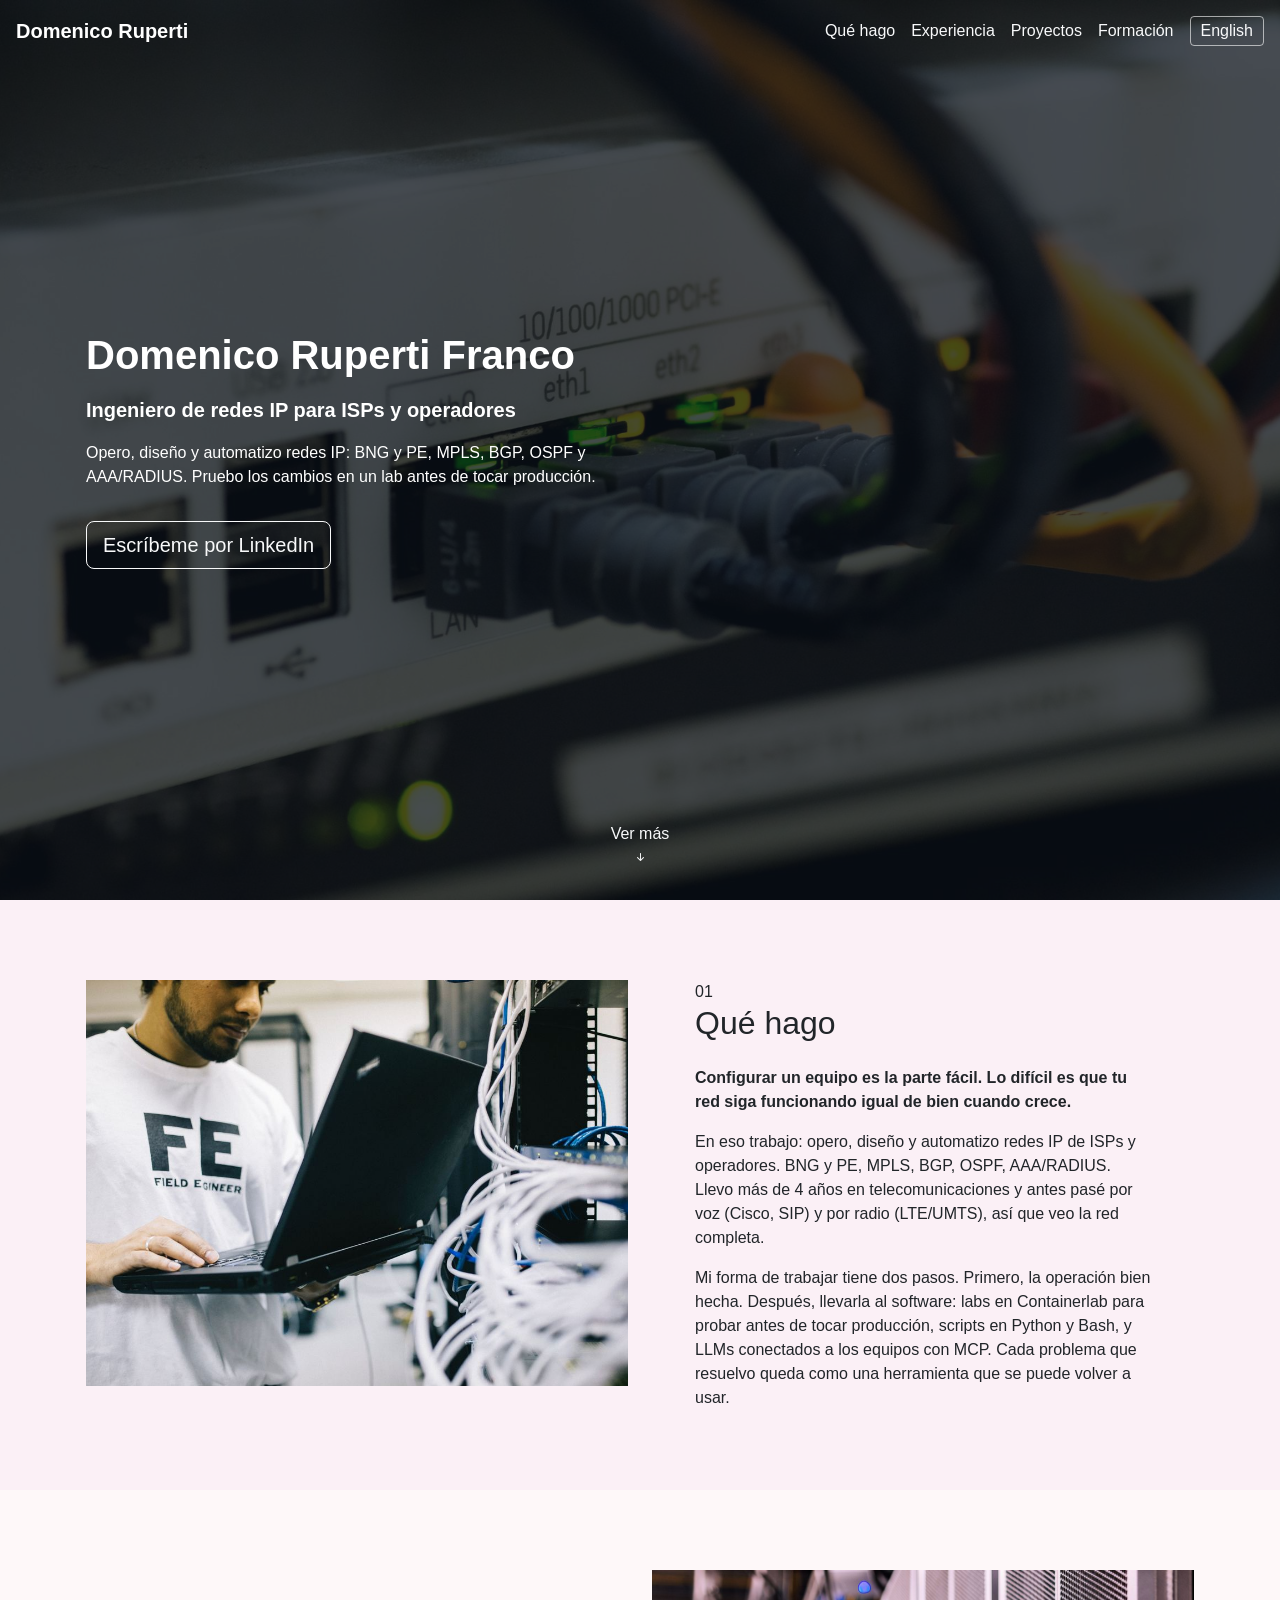
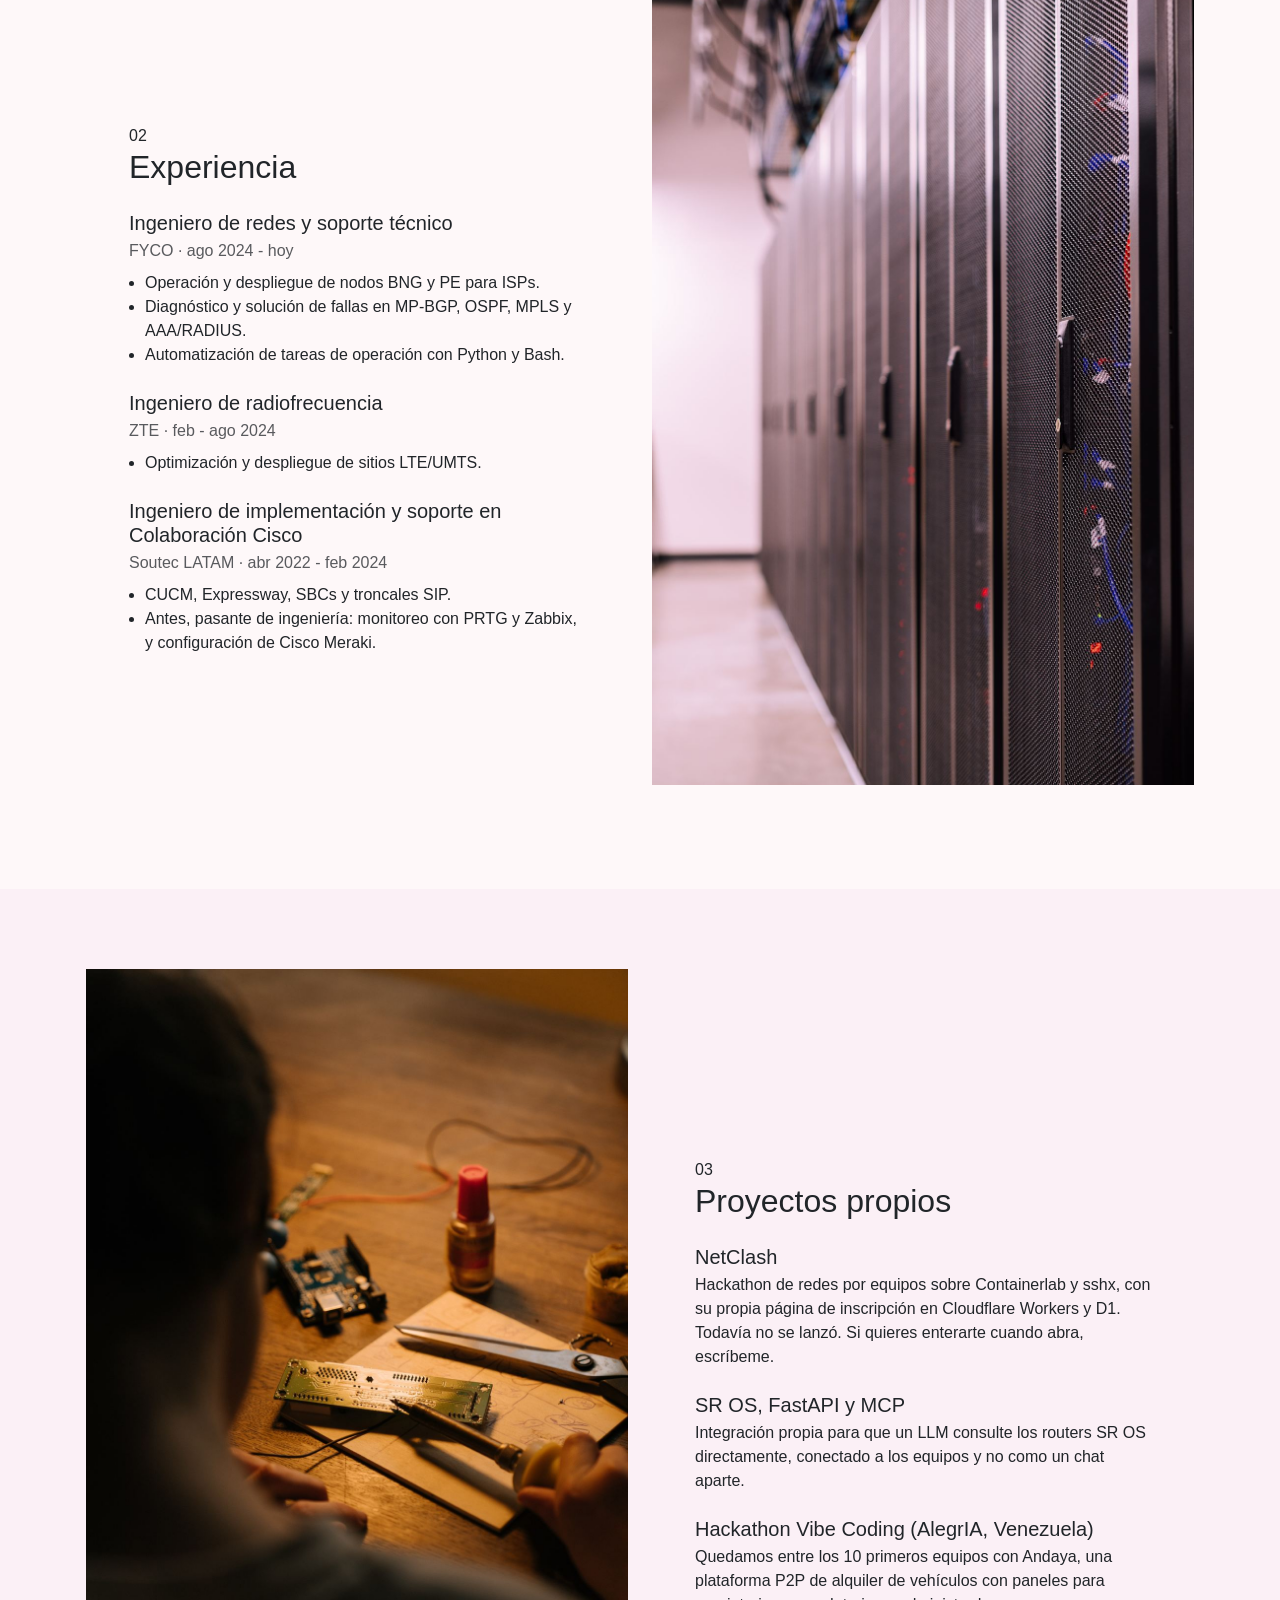
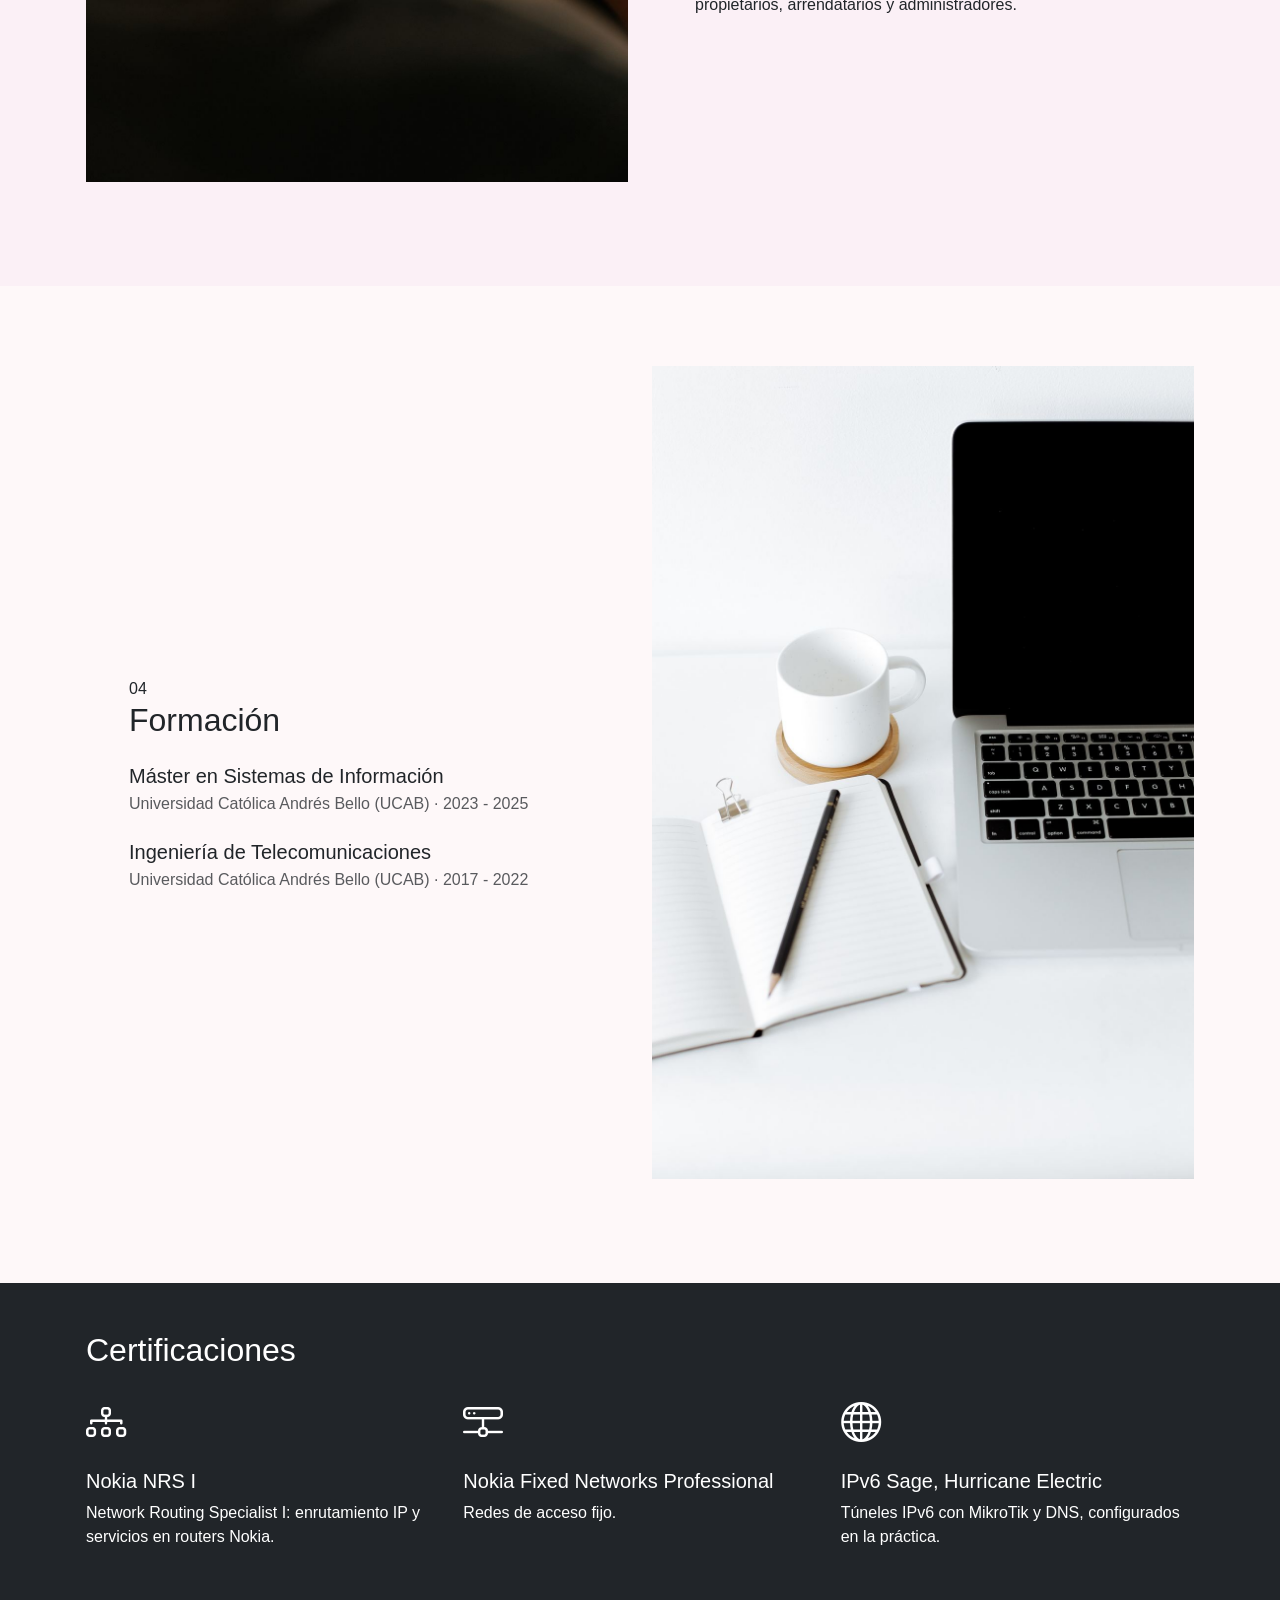
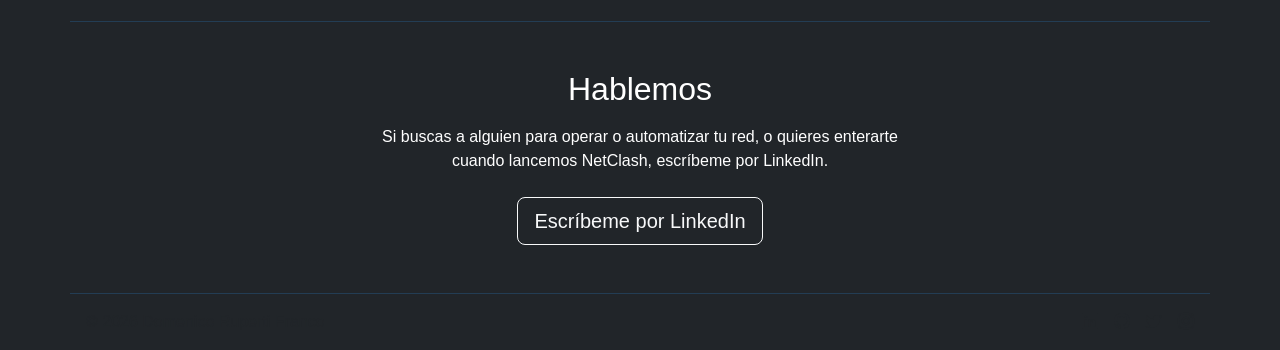
<file: index.html>
<!DOCTYPE html>
<html lang="es">

<head>
    <meta charset="UTF-8">
    <meta name="viewport" content="width=device-width, initial-scale=1.0">
    <title>Domenico Ruperti Franco | Ingeniero de redes IP</title>
    <meta name="description"
        content="Ingeniero de redes IP para ISPs y operadores: BNG, MPLS, BGP, automatización con Python y Bash, labs en Containerlab y LLMs conectados a los equipos con MCP.">

    <meta property="og:type" content="website">
    <meta property="og:title" content="Domenico Ruperti Franco | Ingeniero de redes IP">
    <meta property="og:description"
        content="Opero, diseño y automatizo redes IP de ISPs y operadores: BNG y PE, MPLS, BGP, OSPF y AAA/RADIUS.">
    <meta property="og:url" content="https://drupertifranco.github.io/web-domenico.github.io/">
    <meta property="og:image" content="https://drupertifranco.github.io/web-domenico.github.io/img/pexels-pixabay-159304.jpg">
    <meta property="og:locale" content="es_VE">

    <link rel="alternate" hreflang="es" href="https://drupertifranco.github.io/web-domenico.github.io/">
    <link rel="alternate" hreflang="en" href="https://drupertifranco.github.io/web-domenico.github.io/en/">

    <link rel="icon" type="image/png" href="img/Negro.png">

    <!--BOOTSTRAP-->
    <!-- Bootstrap Stylesheet -->
    <link href="https://cdn.jsdelivr.net/npm/bootstrap@5.1.3/dist/css/bootstrap.min.css" rel="stylesheet"
        integrity="sha384-1BmE4kWBq78iYhFldvKuhfTAU6auU8tT94WrHftjDbrCEXSU1oBoqyl2QvZ6jIW3" crossorigin="anonymous">

    <!--CUSTOM CSS-->
    <link rel="stylesheet" href="css/main.css">

    <!-- Bootstrap Icons-->
    <link rel="stylesheet" href="https://cdn.jsdelivr.net/npm/bootstrap-icons@1.7.1/font/bootstrap-icons.css">

</head>

<body>

    <!--Header Start-->
    <header class="header p-3 position-absolute start-0 top-0 end-0">
        <div class="d-flex justify-content-between align-items-center">
            <a href="./" class="text-decoration-none text-white fs-5 fw-bold">Domenico Ruperti</a>
            <nav class="header__nav d-flex align-items-center gap-3">
                <a href="#que-hago" class="d-none d-md-inline">Qué hago</a>
                <a href="#experiencia" class="d-none d-md-inline">Experiencia</a>
                <a href="#proyectos" class="d-none d-md-inline">Proyectos</a>
                <a href="#formacion" class="d-none d-md-inline">Formación</a>
                <a href="en/" lang="en" hreflang="en" class="header__lang">English</a>
            </nav>
        </div>
    </header>
    <!--Header End-->

    <!-- Hero Start -->
    <section class="hero">

        <img src="img/pexels-pixabay-159304.jpg" alt="" class="hero__image" width="1920" height="1280">
        <div class="hero__overlay"></div>

        <div class="hero__content h-100 container-custom position-relative">
            <div class="d-flex h-100 align-items-center hero__content-width">
                <div class="text-white">
                    <h1 class="hero__heading fw-bold mb-3">Domenico Ruperti Franco</h1>
                    <p class="lead fw-semibold mb-3">Ingeniero de redes IP para ISPs y operadores</p>
                    <p class="mb-4">Opero, diseño y automatizo redes IP: BNG y PE, MPLS, BGP, OSPF y AAA/RADIUS.
                        Pruebo los cambios en un lab antes de tocar producción.</p>
                    <a href="https://www.linkedin.com/in/druperti/"
                        class="mt-2 btn btn-lg btn-outline-light" role="button">Escríbeme por LinkedIn</a>
                </div>
            </div>
        </div>

        <a href="#que-hago" class="hero__scroll-btn">
            Ver más <i class="bi bi-arrow-down-short"></i>
        </a>

    </section>
    <!-- Hero End -->

    <!-- Qué hago Start -->
    <section class="steps container-custom" id="que-hago">

        <div class="row">
            <div class="col-12 col-sm-6 d-md-flex justify-content-md-center">
                <img src="img/pexels-field-engineer-442152.jpg" alt="Ingeniero revisando un rack de red con una laptop"
                    class="img-fluid pb-4 steps__section-thumbnail" width="553" height="369" loading="lazy">
            </div>

            <div class="col-12 col-sm-6 align-self-center">
                <div class="steps__content-width">
                    <span>01</span>
                    <h2 class="mb-4">Qué hago</h2>
                    <p class="mb-3 fw-semibold">Configurar un equipo es la parte fácil. Lo difícil es que tu red siga
                        funcionando igual de bien cuando crece.</p>
                    <p class="mb-3">En eso trabajo: opero, diseño y automatizo redes IP de ISPs y operadores. BNG y PE,
                        MPLS, BGP, OSPF, AAA/RADIUS. Llevo más de 4 años en telecomunicaciones y antes pasé por voz
                        (Cisco, SIP) y por radio (LTE/UMTS), así que veo la red completa.</p>
                    <p class="mb-0">Mi forma de trabajar tiene dos pasos. Primero, la operación bien hecha. Después,
                        llevarla al software: labs en Containerlab para probar antes de tocar producción, scripts en
                        Python y Bash, y LLMs conectados a los equipos con MCP. Cada problema que resuelvo queda como
                        una herramienta que se puede volver a usar.</p>
                </div>
            </div>
        </div>

    </section>
    <!-- Qué hago End -->

    <!-- Experiencia Start -->
    <section class="steps steps--background" id="experiencia">

        <div class="container-custom">

            <div class="row">
                <div class="col-12 col-sm-6 d-md-flex justify-content-md-center order-sm-1">
                    <img src="img/pexels-brett-sayles-5203849.jpg" alt="Pasillo de racks en un centro de datos"
                        class="img-fluid pb-4 steps__section-thumbnail" width="553" height="831" loading="lazy">
                </div>

                <div class="col-12 col-sm-6 align-self-center">
                    <div class="steps__content-width">
                        <span>02</span>
                        <h2 class="mb-4">Experiencia</h2>

                        <div class="mb-4">
                            <h3 class="h5 mb-1">Ingeniero de redes y soporte técnico</h3>
                            <p class="text-muted mb-2">FYCO · ago 2024 - hoy</p>
                            <ul class="ps-3 mb-0">
                                <li>Operación y despliegue de nodos BNG y PE para ISPs.</li>
                                <li>Diagnóstico y solución de fallas en MP-BGP, OSPF, MPLS y AAA/RADIUS.</li>
                                <li>Automatización de tareas de operación con Python y Bash.</li>
                            </ul>
                        </div>

                        <div class="mb-4">
                            <h3 class="h5 mb-1">Ingeniero de radiofrecuencia</h3>
                            <p class="text-muted mb-2">ZTE · feb - ago 2024</p>
                            <ul class="ps-3 mb-0">
                                <li>Optimización y despliegue de sitios LTE/UMTS.</li>
                            </ul>
                        </div>

                        <div>
                            <h3 class="h5 mb-1">Ingeniero de implementación y soporte en Colaboración Cisco</h3>
                            <p class="text-muted mb-2">Soutec LATAM · abr 2022 - feb 2024</p>
                            <ul class="ps-3 mb-0">
                                <li>CUCM, Expressway, SBCs y troncales SIP.</li>
                                <li>Antes, pasante de ingeniería: monitoreo con PRTG y Zabbix, y configuración de
                                    Cisco Meraki.</li>
                            </ul>
                        </div>
                    </div>
                </div>
            </div>

        </div>
    </section>
    <!-- Experiencia End -->

    <!-- Proyectos Start -->
    <section class="steps container-custom" id="proyectos">

        <div class="row">
            <div class="col-12 col-sm-6 d-md-flex justify-content-md-center">
                <img src="img/pexels-cottonbro-studio-4709388.jpg" alt="Manos soldando una placa electrónica"
                    class="img-fluid pb-4 steps__section-thumbnail" width="553" height="830" loading="lazy">
            </div>

            <div class="col-12 col-sm-6 align-self-center">
                <div class="steps__content-width">
                    <span>03</span>
                    <h2 class="mb-4">Proyectos propios</h2>

                    <h3 class="h5 mb-1">NetClash</h3>
                    <p class="mb-4">Hackathon de redes por equipos sobre Containerlab y sshx, con su propia página de
                        inscripción en Cloudflare Workers y D1. Todavía no se lanzó. Si quieres enterarte cuando abra,
                        escríbeme.</p>

                    <h3 class="h5 mb-1">SR OS, FastAPI y MCP</h3>
                    <p class="mb-4">Integración propia para que un LLM consulte los routers SR OS directamente,
                        conectado a los equipos y no como un chat aparte.</p>

                    <h3 class="h5 mb-1">Hackathon Vibe Coding (AlegrIA, Venezuela)</h3>
                    <p class="mb-0">Quedamos entre los 10 primeros equipos con Andaya, una plataforma P2P de alquiler
                        de vehículos con paneles para propietarios, arrendatarios y administradores.</p>
                </div>
            </div>
        </div>

    </section>
    <!-- Proyectos End -->

    <!-- Formación Start -->
    <section class="steps steps--background" id="formacion">

        <div class="container-custom">

            <div class="row">
                <div class="col-12 col-sm-6 d-md-flex justify-content-md-center order-sm-1">
                    <img src="img/pexels-ann-poan-5797903.jpg" alt="Cuaderno abierto junto a una laptop"
                        class="img-fluid pb-4 steps__section-thumbnail" width="553" height="830" loading="lazy">
                </div>

                <div class="col-12 col-sm-6 align-self-center">
                    <div class="steps__content-width">
                        <span>04</span>
                        <h2 class="mb-4">Formación</h2>

                        <h3 class="h5 mb-1">Máster en Sistemas de Información</h3>
                        <p class="text-muted mb-4">Universidad Católica Andrés Bello (UCAB) · 2023 - 2025</p>

                        <h3 class="h5 mb-1">Ingeniería de Telecomunicaciones</h3>
                        <p class="text-muted mb-0">Universidad Católica Andrés Bello (UCAB) · 2017 - 2022</p>
                    </div>
                </div>
            </div>

        </div>
    </section>
    <!-- Formación End -->

    <!-- Certificaciones Start -->
    <section class="bg-dark text-white py-4" id="certificaciones">
        <div class="container-custom my-4">
            <h2 class="mb-4">Certificaciones</h2>
            <div class="row">

                <div class="col-12 col-sm-4 mb-4">
                    <i class="bi bi-diagram-3 fs-1 d-block mb-3"></i>
                    <h3 class="h5">Nokia NRS I</h3>
                    <p class="mb-0">Network Routing Specialist I: enrutamiento IP y servicios en routers Nokia.</p>
                </div>

                <div class="col-12 col-sm-4 mb-4">
                    <i class="bi bi-hdd-network fs-1 d-block mb-3"></i>
                    <h3 class="h5">Nokia Fixed Networks Professional</h3>
                    <p class="mb-0">Redes de acceso fijo.</p>
                </div>

                <div class="col-12 col-sm-4 mb-4">
                    <i class="bi bi-globe fs-1 d-block mb-3"></i>
                    <h3 class="h5">IPv6 Sage, Hurricane Electric</h3>
                    <p class="mb-0">Túneles IPv6 con MikroTik y DNS, configurados en la práctica.</p>
                </div>

            </div>
        </div>
    </section>
    <!-- Certificaciones End -->

    <!-- Contacto Start -->
    <section class="bg-dark text-white pb-5" id="contacto">
        <div class="container-custom contact border-highlight pt-5 text-center">
            <h2 class="mb-3">Hablemos</h2>
            <p class="contact__text mx-auto mb-4">Si buscas a alguien para operar o automatizar tu red, o quieres
                enterarte cuando lancemos NetClash, escríbeme por LinkedIn.</p>
            <a href="https://www.linkedin.com/in/druperti/" class="btn btn-lg btn-outline-light"
                role="button">Escríbeme por LinkedIn</a>
        </div>
    </section>
    <!-- Contacto End -->

    <!-- Footer Start -->
    <footer class="footer bg-dark text-white">
        <div class="container-custom d-flex flex-column flex-sm-row gap-2 justify-content-between align-items-center py-3 border-highlight">
            <span class="text-muted">&copy; 2026 Domenico Ruperti Franco</span>

            <ul class="nav justify-content-end list-unstyled d-flex text-white mb-0">
                <li class="ms-3"><a class="text-muted" href="https://www.linkedin.com/in/druperti/"
                        aria-label="LinkedIn"><i class="bi bi-linkedin"></i></a></li>
                <li class="ms-3"><a class="text-muted" href="https://github.com/drupertifranco"
                        aria-label="GitHub"><i class="bi bi-github"></i></a></li>
                <li class="ms-3"><a class="text-muted" href="https://twitter.com/RupertiDomenico"
                        aria-label="X (Twitter)"><i class="bi bi-twitter"></i></a></li>
                <li class="ms-3"><a class="text-muted" href="https://www.instagram.com/domenico_ruperti/"
                        aria-label="Instagram"><i class="bi bi-instagram"></i></a></li>
            </ul>
        </div>
    </footer>
    <!-- Footer End -->

</body>

</html>
</file>
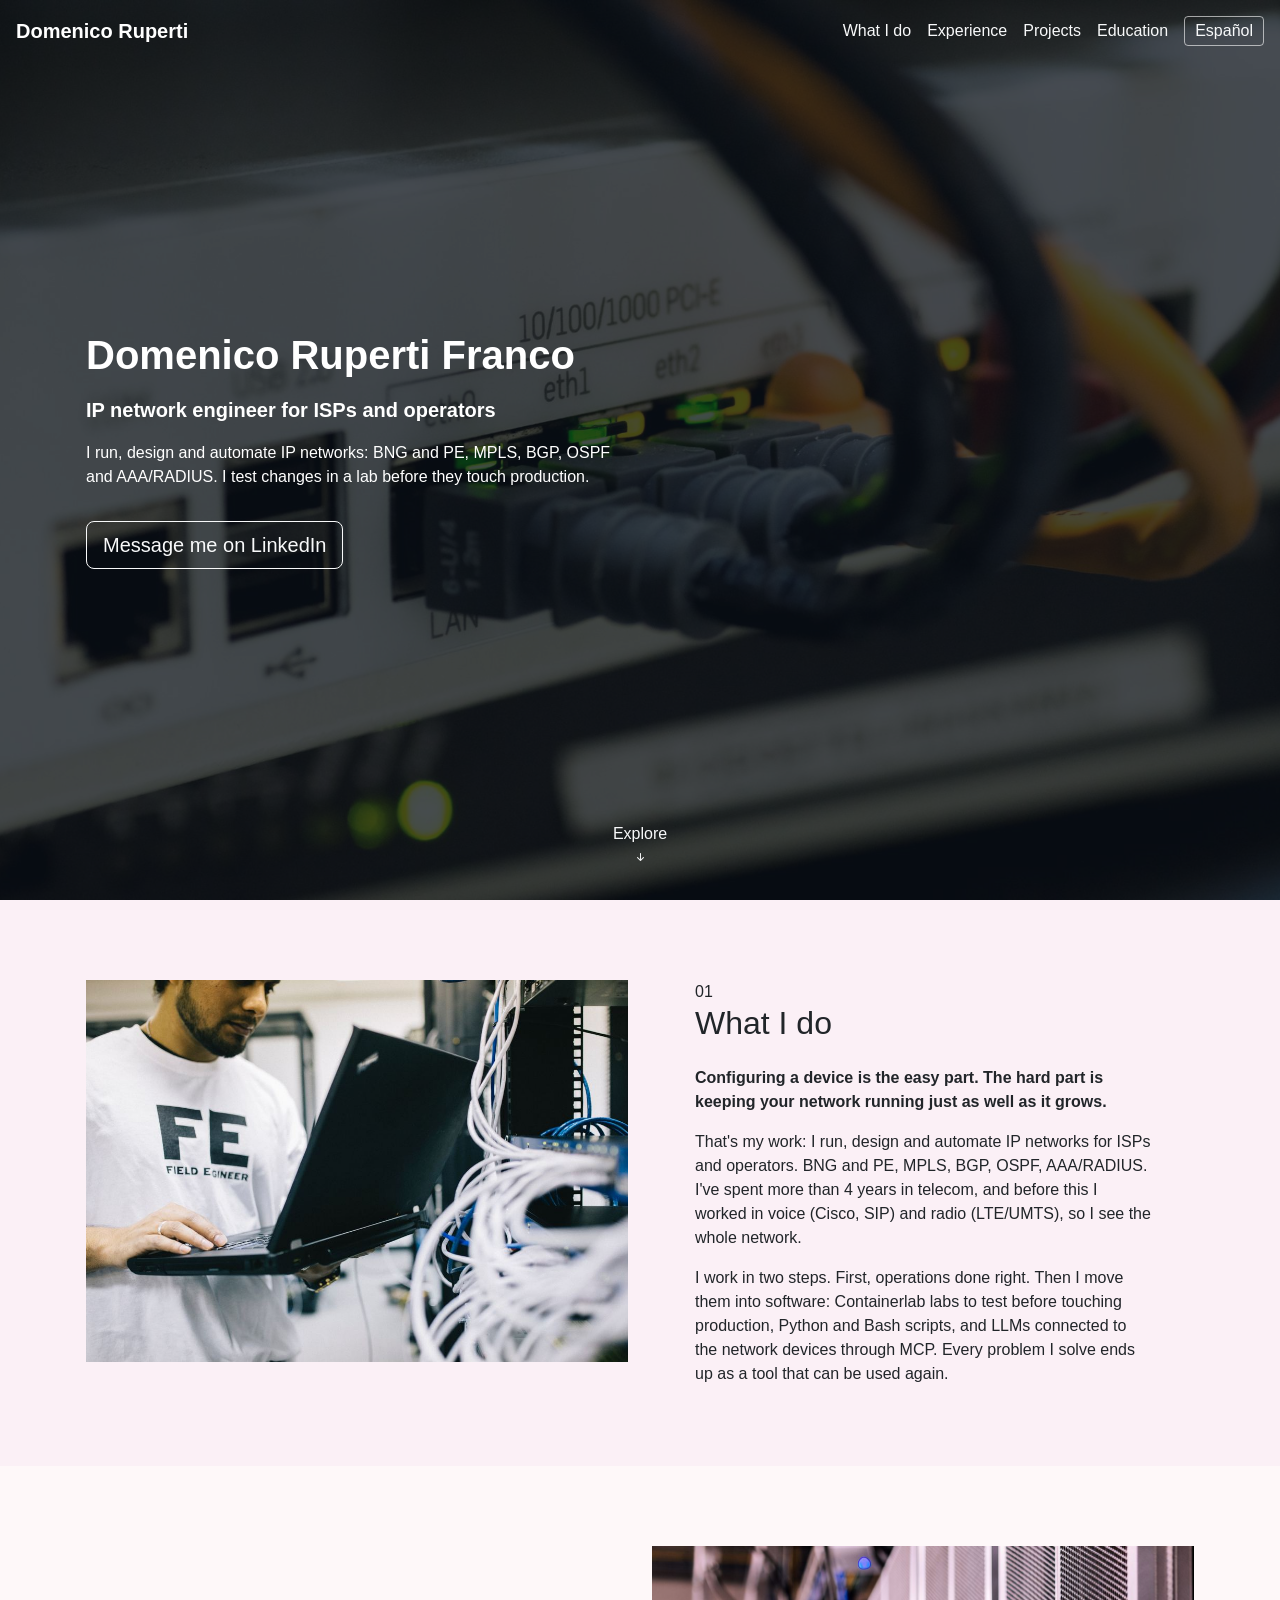
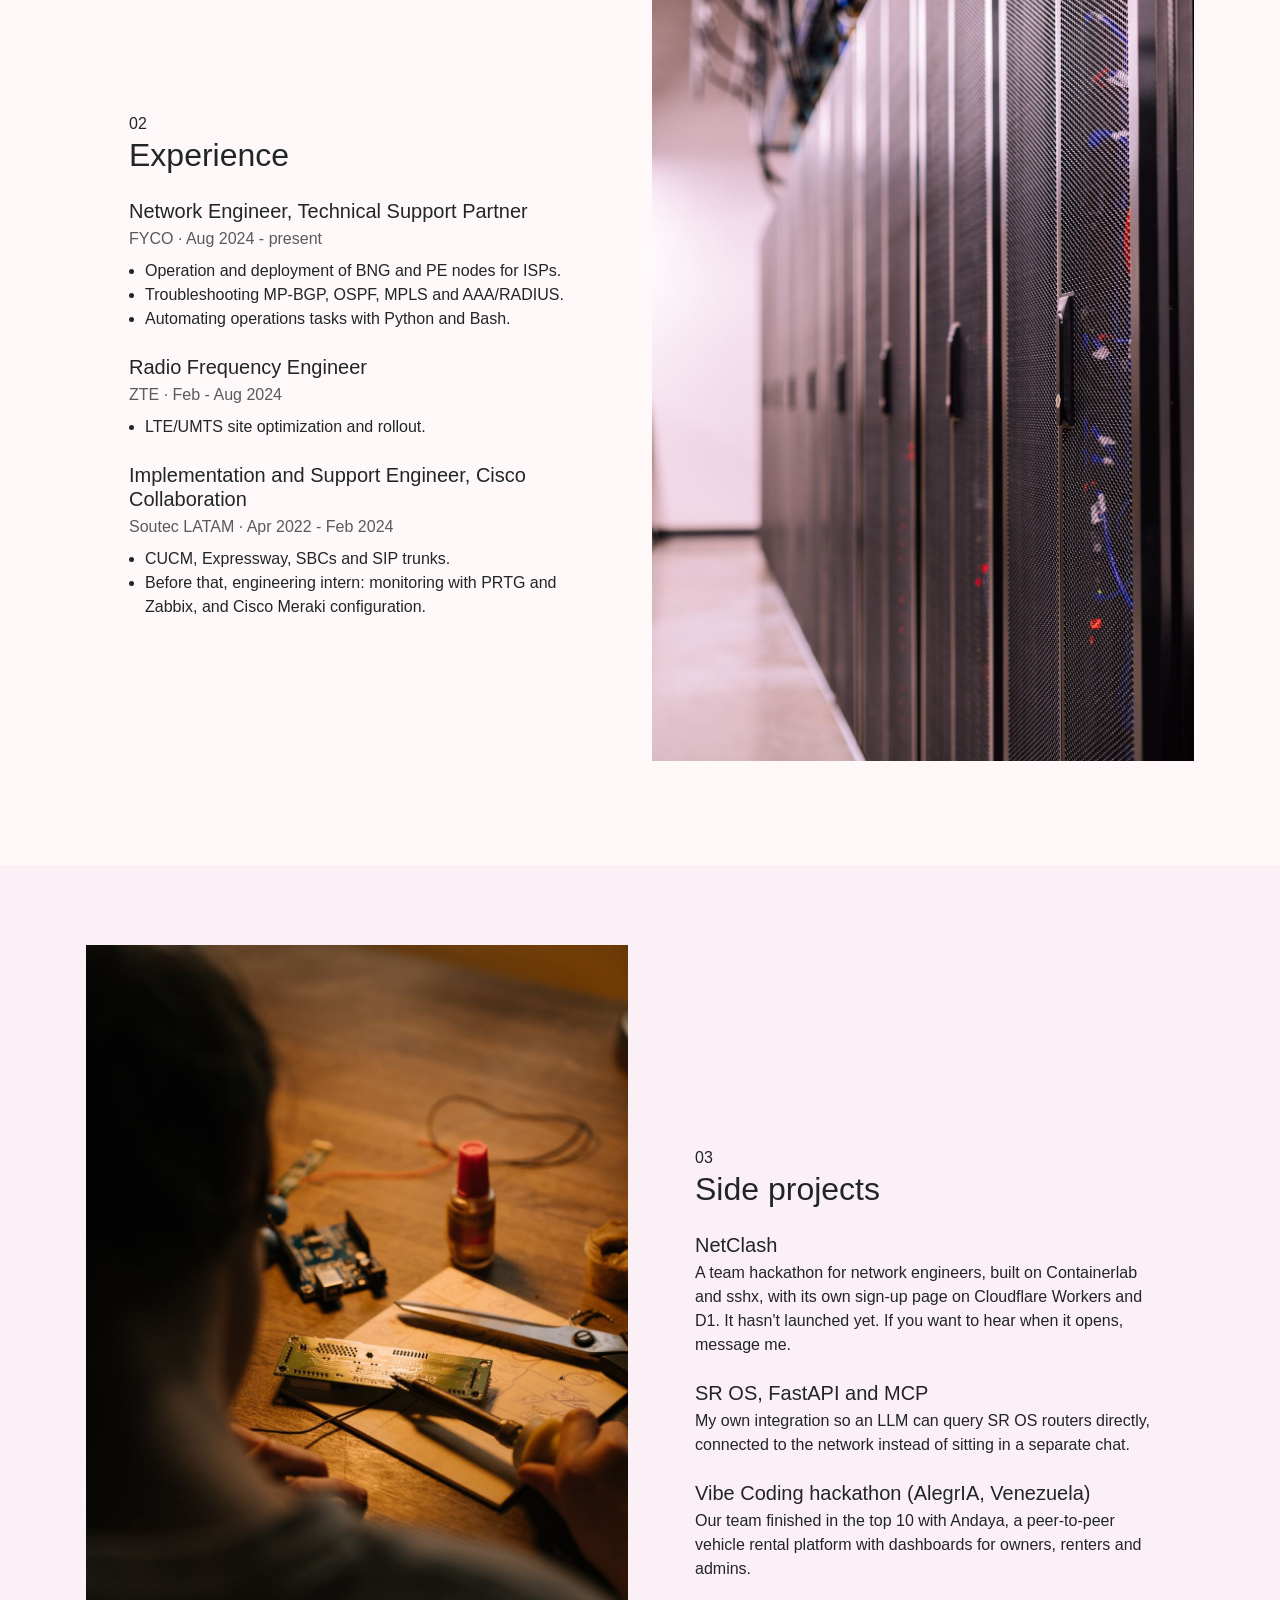
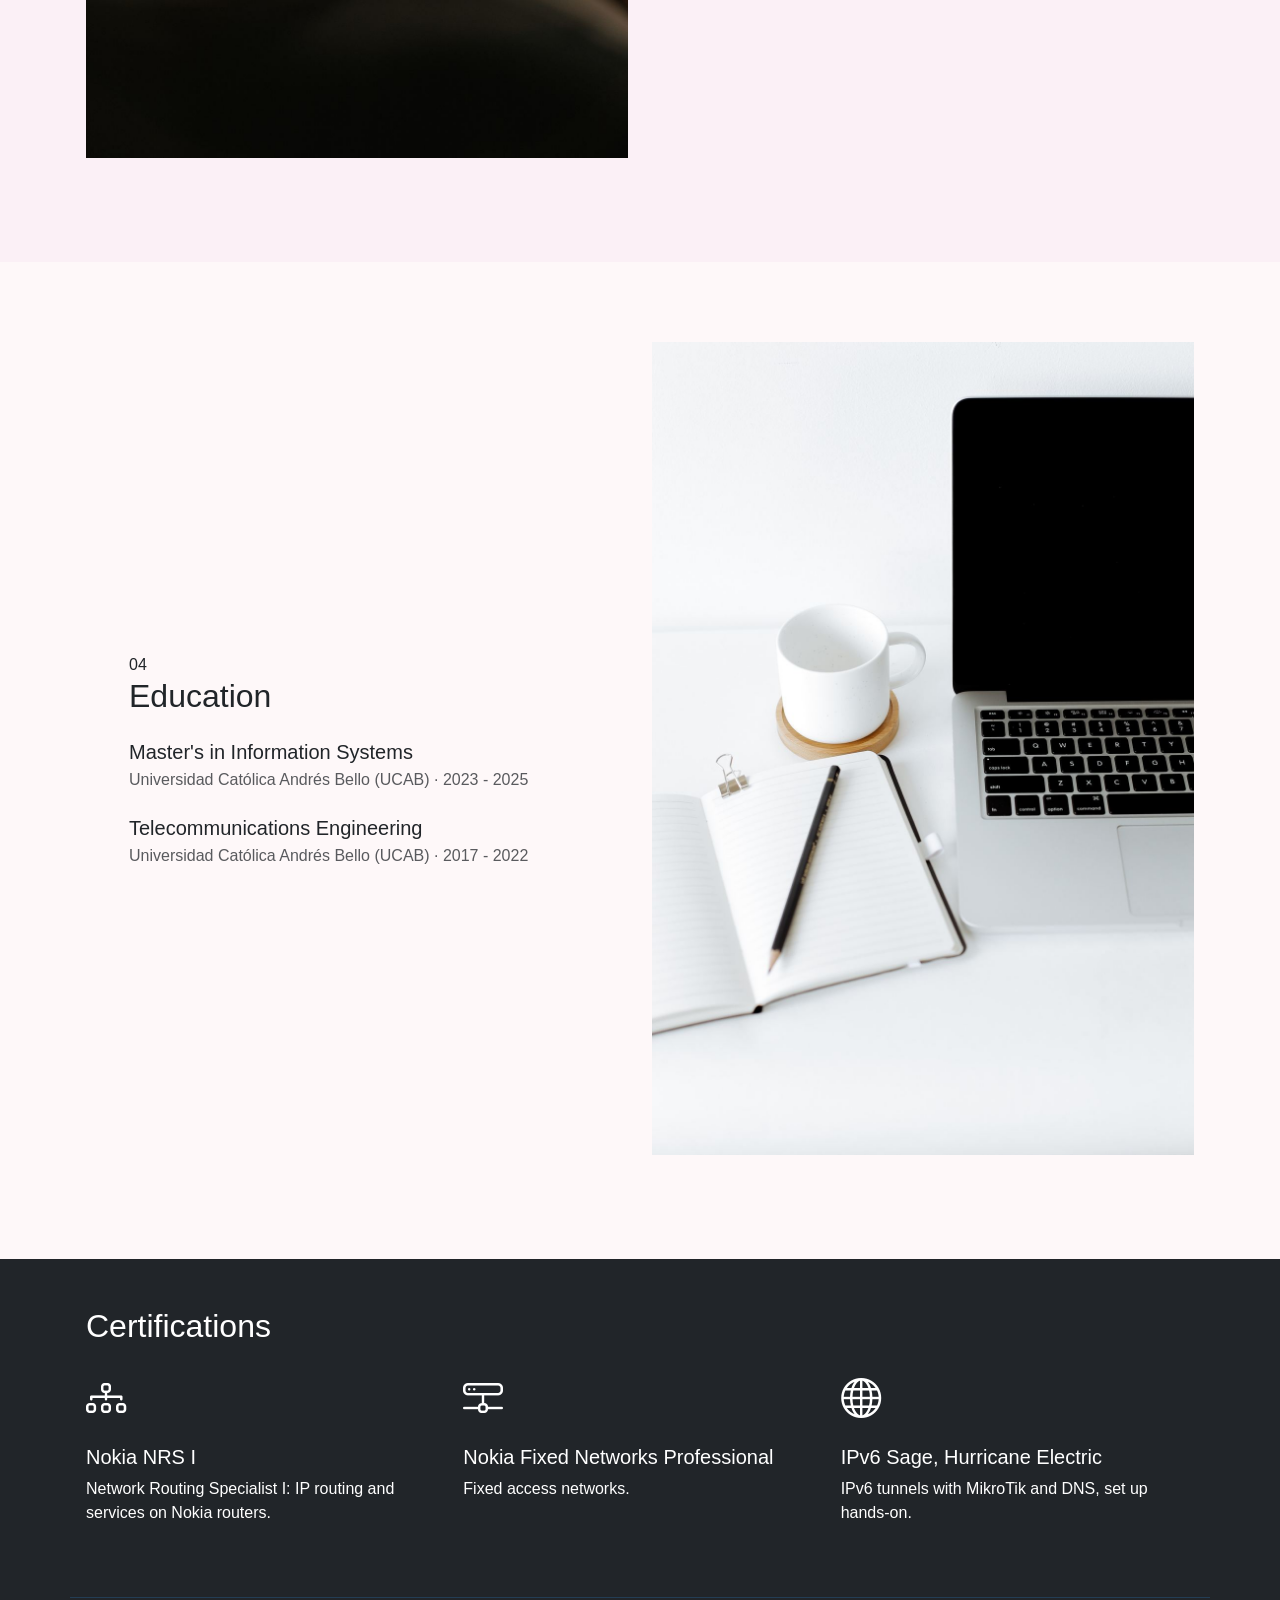
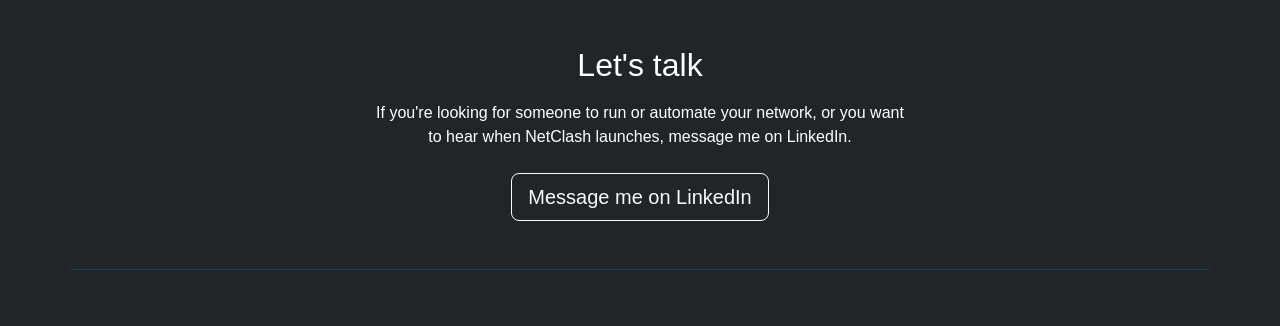
<file: en/index.html>
<!DOCTYPE html>
<html lang="en">

<head>
    <meta charset="UTF-8">
    <meta name="viewport" content="width=device-width, initial-scale=1.0">
    <title>Domenico Ruperti Franco | IP Network Engineer</title>
    <meta name="description"
        content="IP network engineer for ISPs and operators: BNG, MPLS, BGP, automation with Python and Bash, Containerlab labs and LLMs connected to the network through MCP.">

    <meta property="og:type" content="website">
    <meta property="og:title" content="Domenico Ruperti Franco | IP Network Engineer">
    <meta property="og:description"
        content="I run, design and automate IP networks for ISPs and operators: BNG and PE, MPLS, BGP, OSPF and AAA/RADIUS.">
    <meta property="og:url" content="https://drupertifranco.github.io/web-domenico.github.io/en/">
    <meta property="og:image" content="https://drupertifranco.github.io/web-domenico.github.io/img/pexels-pixabay-159304.jpg">
    <meta property="og:locale" content="en_US">

    <link rel="alternate" hreflang="es" href="https://drupertifranco.github.io/web-domenico.github.io/">
    <link rel="alternate" hreflang="en" href="https://drupertifranco.github.io/web-domenico.github.io/en/">

    <link rel="icon" type="image/png" href="../img/Negro.png">

    <!--BOOTSTRAP-->
    <!-- Bootstrap Stylesheet -->
    <link href="https://cdn.jsdelivr.net/npm/bootstrap@5.1.3/dist/css/bootstrap.min.css" rel="stylesheet"
        integrity="sha384-1BmE4kWBq78iYhFldvKuhfTAU6auU8tT94WrHftjDbrCEXSU1oBoqyl2QvZ6jIW3" crossorigin="anonymous">

    <!--CUSTOM CSS-->
    <link rel="stylesheet" href="../css/main.css">

    <!-- Bootstrap Icons-->
    <link rel="stylesheet" href="https://cdn.jsdelivr.net/npm/bootstrap-icons@1.7.1/font/bootstrap-icons.css">

</head>

<body>

    <!--Header Start-->
    <header class="header p-3 position-absolute start-0 top-0 end-0">
        <div class="d-flex justify-content-between align-items-center">
            <a href="./" class="text-decoration-none text-white fs-5 fw-bold">Domenico Ruperti</a>
            <nav class="header__nav d-flex align-items-center gap-3">
                <a href="#what-i-do" class="d-none d-md-inline">What I do</a>
                <a href="#experience" class="d-none d-md-inline">Experience</a>
                <a href="#projects" class="d-none d-md-inline">Projects</a>
                <a href="#education" class="d-none d-md-inline">Education</a>
                <a href="../" lang="es" hreflang="es" class="header__lang">Español</a>
            </nav>
        </div>
    </header>
    <!--Header End-->

    <!-- Hero Start -->
    <section class="hero">

        <img src="../img/pexels-pixabay-159304.jpg" alt="" class="hero__image" width="1920" height="1280">
        <div class="hero__overlay"></div>

        <div class="hero__content h-100 container-custom position-relative">
            <div class="d-flex h-100 align-items-center hero__content-width">
                <div class="text-white">
                    <h1 class="hero__heading fw-bold mb-3">Domenico Ruperti Franco</h1>
                    <p class="lead fw-semibold mb-3">IP network engineer for ISPs and operators</p>
                    <p class="mb-4">I run, design and automate IP networks: BNG and PE, MPLS, BGP, OSPF and
                        AAA/RADIUS. I test changes in a lab before they touch production.</p>
                    <a href="https://www.linkedin.com/in/druperti/"
                        class="mt-2 btn btn-lg btn-outline-light" role="button">Message me on LinkedIn</a>
                </div>
            </div>
        </div>

        <a href="#what-i-do" class="hero__scroll-btn">
            Explore <i class="bi bi-arrow-down-short"></i>
        </a>

    </section>
    <!-- Hero End -->

    <!-- What I do Start -->
    <section class="steps container-custom" id="what-i-do">

        <div class="row">
            <div class="col-12 col-sm-6 d-md-flex justify-content-md-center">
                <img src="../img/pexels-field-engineer-442152.jpg" alt="Engineer checking a network rack with a laptop"
                    class="img-fluid pb-4 steps__section-thumbnail" width="553" height="369" loading="lazy">
            </div>

            <div class="col-12 col-sm-6 align-self-center">
                <div class="steps__content-width">
                    <span>01</span>
                    <h2 class="mb-4">What I do</h2>
                    <p class="mb-3 fw-semibold">Configuring a device is the easy part. The hard part is keeping your
                        network running just as well as it grows.</p>
                    <p class="mb-3">That's my work: I run, design and automate IP networks for ISPs and operators. BNG
                        and PE, MPLS, BGP, OSPF, AAA/RADIUS. I've spent more than 4 years in telecom, and before this I
                        worked in voice (Cisco, SIP) and radio (LTE/UMTS), so I see the whole network.</p>
                    <p class="mb-0">I work in two steps. First, operations done right. Then I move them into software:
                        Containerlab labs to test before touching production, Python and Bash scripts, and LLMs
                        connected to the network devices through MCP. Every problem I solve ends up as a tool that can
                        be used again.</p>
                </div>
            </div>
        </div>

    </section>
    <!-- What I do End -->

    <!-- Experience Start -->
    <section class="steps steps--background" id="experience">

        <div class="container-custom">

            <div class="row">
                <div class="col-12 col-sm-6 d-md-flex justify-content-md-center order-sm-1">
                    <img src="../img/pexels-brett-sayles-5203849.jpg" alt="Row of server racks in a data center"
                        class="img-fluid pb-4 steps__section-thumbnail" width="553" height="831" loading="lazy">
                </div>

                <div class="col-12 col-sm-6 align-self-center">
                    <div class="steps__content-width">
                        <span>02</span>
                        <h2 class="mb-4">Experience</h2>

                        <div class="mb-4">
                            <h3 class="h5 mb-1">Network Engineer, Technical Support Partner</h3>
                            <p class="text-muted mb-2">FYCO · Aug 2024 - present</p>
                            <ul class="ps-3 mb-0">
                                <li>Operation and deployment of BNG and PE nodes for ISPs.</li>
                                <li>Troubleshooting MP-BGP, OSPF, MPLS and AAA/RADIUS.</li>
                                <li>Automating operations tasks with Python and Bash.</li>
                            </ul>
                        </div>

                        <div class="mb-4">
                            <h3 class="h5 mb-1">Radio Frequency Engineer</h3>
                            <p class="text-muted mb-2">ZTE · Feb - Aug 2024</p>
                            <ul class="ps-3 mb-0">
                                <li>LTE/UMTS site optimization and rollout.</li>
                            </ul>
                        </div>

                        <div>
                            <h3 class="h5 mb-1">Implementation and Support Engineer, Cisco Collaboration</h3>
                            <p class="text-muted mb-2">Soutec LATAM · Apr 2022 - Feb 2024</p>
                            <ul class="ps-3 mb-0">
                                <li>CUCM, Expressway, SBCs and SIP trunks.</li>
                                <li>Before that, engineering intern: monitoring with PRTG and Zabbix, and Cisco Meraki
                                    configuration.</li>
                            </ul>
                        </div>
                    </div>
                </div>
            </div>

        </div>
    </section>
    <!-- Experience End -->

    <!-- Projects Start -->
    <section class="steps container-custom" id="projects">

        <div class="row">
            <div class="col-12 col-sm-6 d-md-flex justify-content-md-center">
                <img src="../img/pexels-cottonbro-studio-4709388.jpg" alt="Hands soldering an electronic board"
                    class="img-fluid pb-4 steps__section-thumbnail" width="553" height="830" loading="lazy">
            </div>

            <div class="col-12 col-sm-6 align-self-center">
                <div class="steps__content-width">
                    <span>03</span>
                    <h2 class="mb-4">Side projects</h2>

                    <h3 class="h5 mb-1">NetClash</h3>
                    <p class="mb-4">A team hackathon for network engineers, built on Containerlab and sshx, with its own
                        sign-up page on Cloudflare Workers and D1. It hasn't launched yet. If you want to hear when it
                        opens, message me.</p>

                    <h3 class="h5 mb-1">SR OS, FastAPI and MCP</h3>
                    <p class="mb-4">My own integration so an LLM can query SR OS routers directly, connected to the
                        network instead of sitting in a separate chat.</p>

                    <h3 class="h5 mb-1">Vibe Coding hackathon (AlegrIA, Venezuela)</h3>
                    <p class="mb-0">Our team finished in the top 10 with Andaya, a peer-to-peer vehicle rental platform
                        with dashboards for owners, renters and admins.</p>
                </div>
            </div>
        </div>

    </section>
    <!-- Projects End -->

    <!-- Education Start -->
    <section class="steps steps--background" id="education">

        <div class="container-custom">

            <div class="row">
                <div class="col-12 col-sm-6 d-md-flex justify-content-md-center order-sm-1">
                    <img src="../img/pexels-ann-poan-5797903.jpg" alt="Open notebook next to a laptop"
                        class="img-fluid pb-4 steps__section-thumbnail" width="553" height="830" loading="lazy">
                </div>

                <div class="col-12 col-sm-6 align-self-center">
                    <div class="steps__content-width">
                        <span>04</span>
                        <h2 class="mb-4">Education</h2>

                        <h3 class="h5 mb-1">Master's in Information Systems</h3>
                        <p class="text-muted mb-4">Universidad Católica Andrés Bello (UCAB) · 2023 - 2025</p>

                        <h3 class="h5 mb-1">Telecommunications Engineering</h3>
                        <p class="text-muted mb-0">Universidad Católica Andrés Bello (UCAB) · 2017 - 2022</p>
                    </div>
                </div>
            </div>

        </div>
    </section>
    <!-- Education End -->

    <!-- Certifications Start -->
    <section class="bg-dark text-white py-4" id="certifications">
        <div class="container-custom my-4">
            <h2 class="mb-4">Certifications</h2>
            <div class="row">

                <div class="col-12 col-sm-4 mb-4">
                    <i class="bi bi-diagram-3 fs-1 d-block mb-3"></i>
                    <h3 class="h5">Nokia NRS I</h3>
                    <p class="mb-0">Network Routing Specialist I: IP routing and services on Nokia routers.</p>
                </div>

                <div class="col-12 col-sm-4 mb-4">
                    <i class="bi bi-hdd-network fs-1 d-block mb-3"></i>
                    <h3 class="h5">Nokia Fixed Networks Professional</h3>
                    <p class="mb-0">Fixed access networks.</p>
                </div>

                <div class="col-12 col-sm-4 mb-4">
                    <i class="bi bi-globe fs-1 d-block mb-3"></i>
                    <h3 class="h5">IPv6 Sage, Hurricane Electric</h3>
                    <p class="mb-0">IPv6 tunnels with MikroTik and DNS, set up hands-on.</p>
                </div>

            </div>
        </div>
    </section>
    <!-- Certifications End -->

    <!-- Contact Start -->
    <section class="bg-dark text-white pb-5" id="contact">
        <div class="container-custom contact border-highlight pt-5 text-center">
            <h2 class="mb-3">Let's talk</h2>
            <p class="contact__text mx-auto mb-4">If you're looking for someone to run or automate your network, or
                you want to hear when NetClash launches, message me on LinkedIn.</p>
            <a href="https://www.linkedin.com/in/druperti/" class="btn btn-lg btn-outline-light"
                role="button">Message me on LinkedIn</a>
        </div>
    </section>
    <!-- Contact End -->

    <!-- Footer Start -->
    <footer class="footer bg-dark text-white">
        <div class="container-custom d-flex flex-column flex-sm-row gap-2 justify-content-between align-items-center py-3 border-highlight">
            <span class="text-muted">&copy; 2026 Domenico Ruperti Franco</span>

            <ul class="nav justify-content-end list-unstyled d-flex text-white mb-0">
                <li class="ms-3"><a class="text-muted" href="https://www.linkedin.com/in/druperti/"
                        aria-label="LinkedIn"><i class="bi bi-linkedin"></i></a></li>
                <li class="ms-3"><a class="text-muted" href="https://github.com/drupertifranco"
                        aria-label="GitHub"><i class="bi bi-github"></i></a></li>
                <li class="ms-3"><a class="text-muted" href="https://twitter.com/RupertiDomenico"
                        aria-label="X (Twitter)"><i class="bi bi-twitter"></i></a></li>
                <li class="ms-3"><a class="text-muted" href="https://www.instagram.com/domenico_ruperti/"
                        aria-label="Instagram"><i class="bi bi-instagram"></i></a></li>
            </ul>
        </div>
    </footer>
    <!-- Footer End -->

</body>

</html>
</file>
<file: css/main.css>
:root {
    --primary-color: #0a1118;
    --primary-color-highlight: #233D54;
    --bs-body-bg: #FBF0F6;
    --bs-body-font-family: 'Montserrat', sans-serif;
}

html {scroll-behavior: smooth;}

a {
    color: var(--primary-color);
}

a:hover {
    color: var(--primary-color);
}

/*
* Custom Container
*/
.container-custom {
    width: 100%;
    padding: 0 1rem;
    margin: 0 auto;
}

@media (min-width: 1200px) {
    .container-custom {
        width: 1140px;
    }
}

@media (min-width: 1400px) {
    .container-custom {
        width: 1340px;
    }
}

@media (min-width: 1600px) {
    .container-custom {
        width: 1520px;
    }
}



/*Main header*/
.header {
    z-index: 2;
}

.header__nav a {
    color: var(--bs-light);
    text-decoration: none;
}

.header__nav a:hover {
    color: var(--bs-light);
    opacity: 0.8;
}

.header__lang {
    border: 1px solid rgba(255, 255, 255, 0.6);
    border-radius: 4px;
    padding: 2px 10px;
}

/*Hero section*/
.hero {
    position: relative;
    height: 100vh;
    background-color: var(--primary-color);
    overflow: hidden;
}

.hero__image {
    position: absolute;
    top: 0;
    left: 0;
    width: 100%;
    height: 100%;
    object-fit: cover;
}

.hero__overlay {
    position: absolute;
    left: 0;
    top: 0;
    right: 0;
    bottom: 0;
    background-color: var(--primary-color);
    opacity: 0.75;
    z-index: 1;
}

.hero__content {
    z-index: 1;
}

.hero__content-width {
    max-width: 540px;
}

.hero__scroll-btn {
    position: absolute;
    left: 50%;
    bottom: 30px;
    transform: translateX(-50%);
    z-index: 1;
    color: var(--bs-light);
    display: flex;
    flex-direction: column;
    align-items: center;
    text-decoration: none;
}

.hero__scroll-btn:hover {
    color: var(--bs-light);
    opacity: 0.8;
}

.hero__scroll-btn .bi {
    transition-delay: 0.8s;
    animation: bounce 1s infinite alternate;
}

@keyframes bounce {
    from {
      transform: translateY(0px);
    }
    to {
      transform: translateY(-10px);
    }
  }

/*
* Steps Section
*/
.steps {
    padding-top: 40px;
    padding-bottom: 40px;
  }

  .steps__section-thumbnail {
    height: 240px;
    object-fit: cover;
    margin: 0 auto;
  }

  .steps__content-width {
    max-width: 456px;
    margin: 0 auto;
  }

  .steps--background {
    background-color: #FEF8F9;
  }

  @media (min-width: 544px) {
    .steps {
      padding-top: 80px;
      padding-bottom: 80px;
    }

    .steps__section-thumbnail {
      height: auto;
    }
  }

/*
* Contact
*/
.contact__text {
    max-width: 540px;
  }

  /*
* Footer
*/
.border-highlight {
    border-top: 1px solid var(--primary-color-highlight);
  }
</file>
